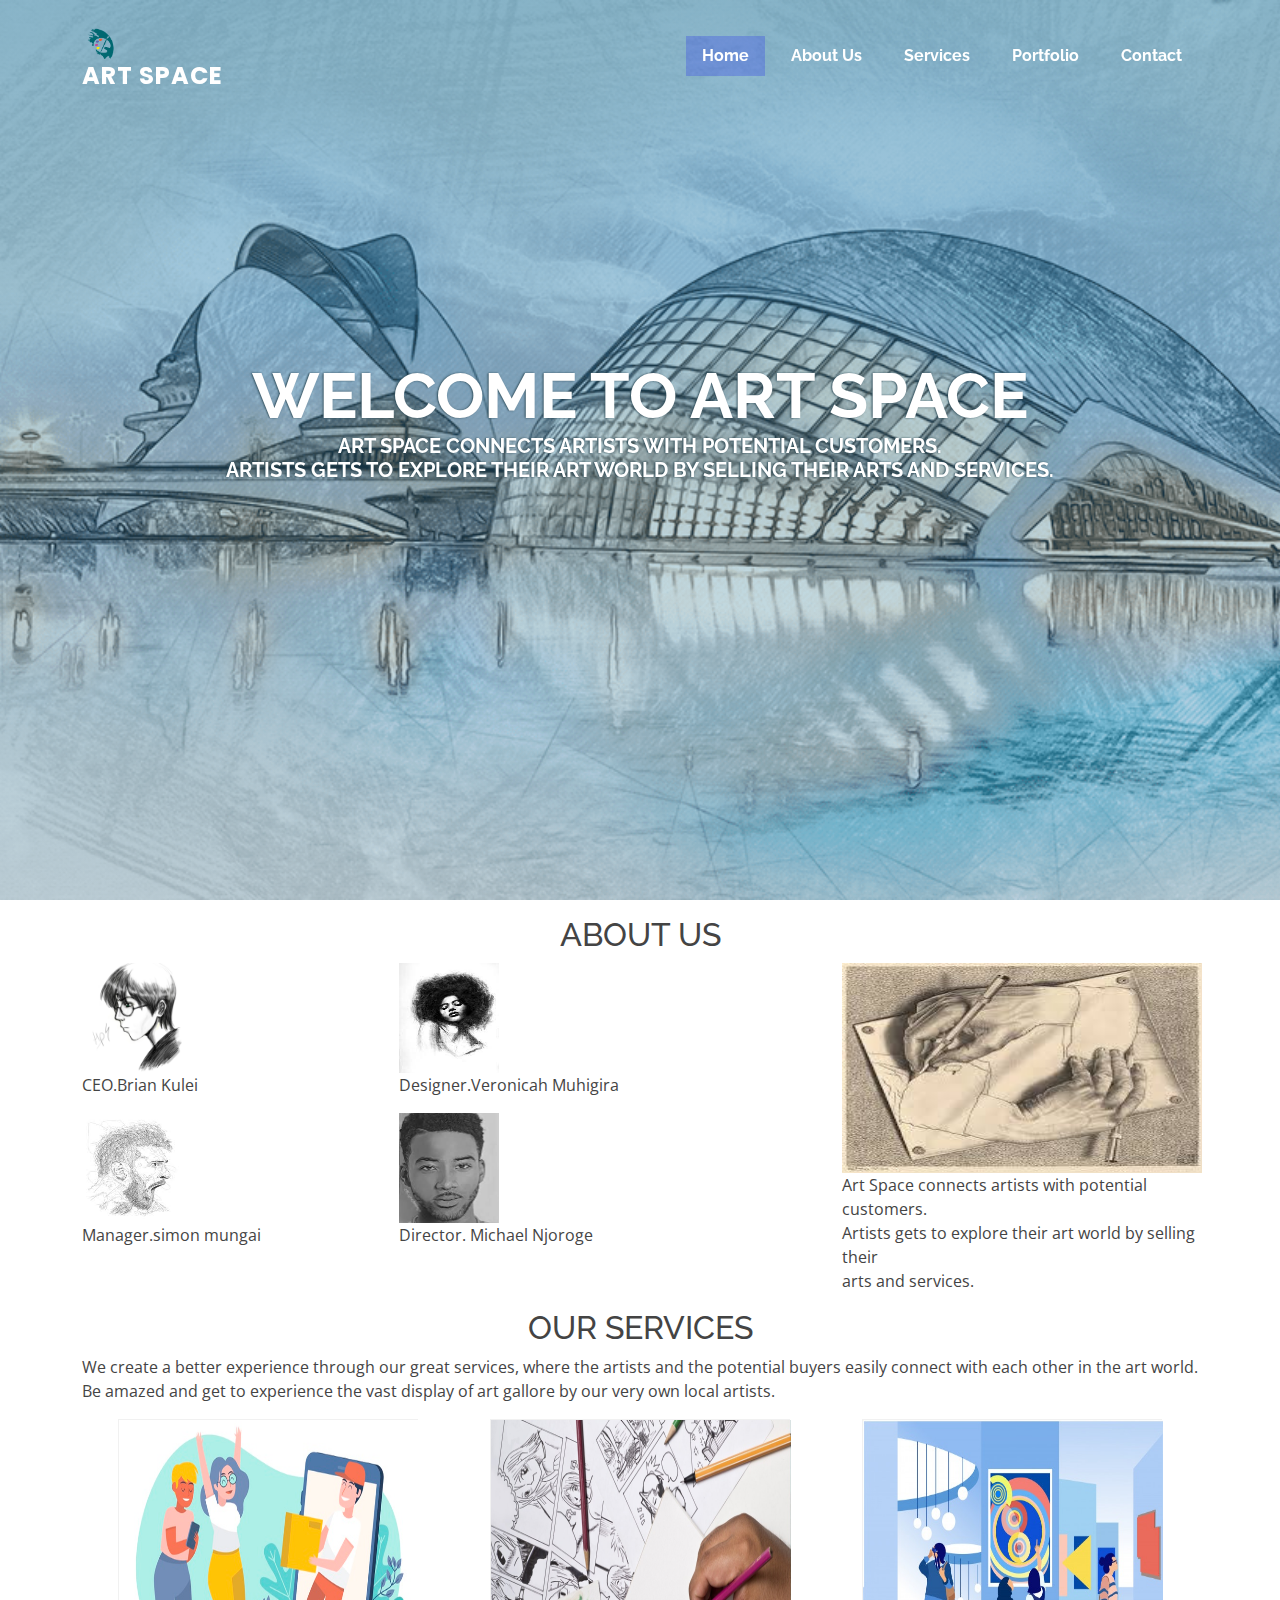
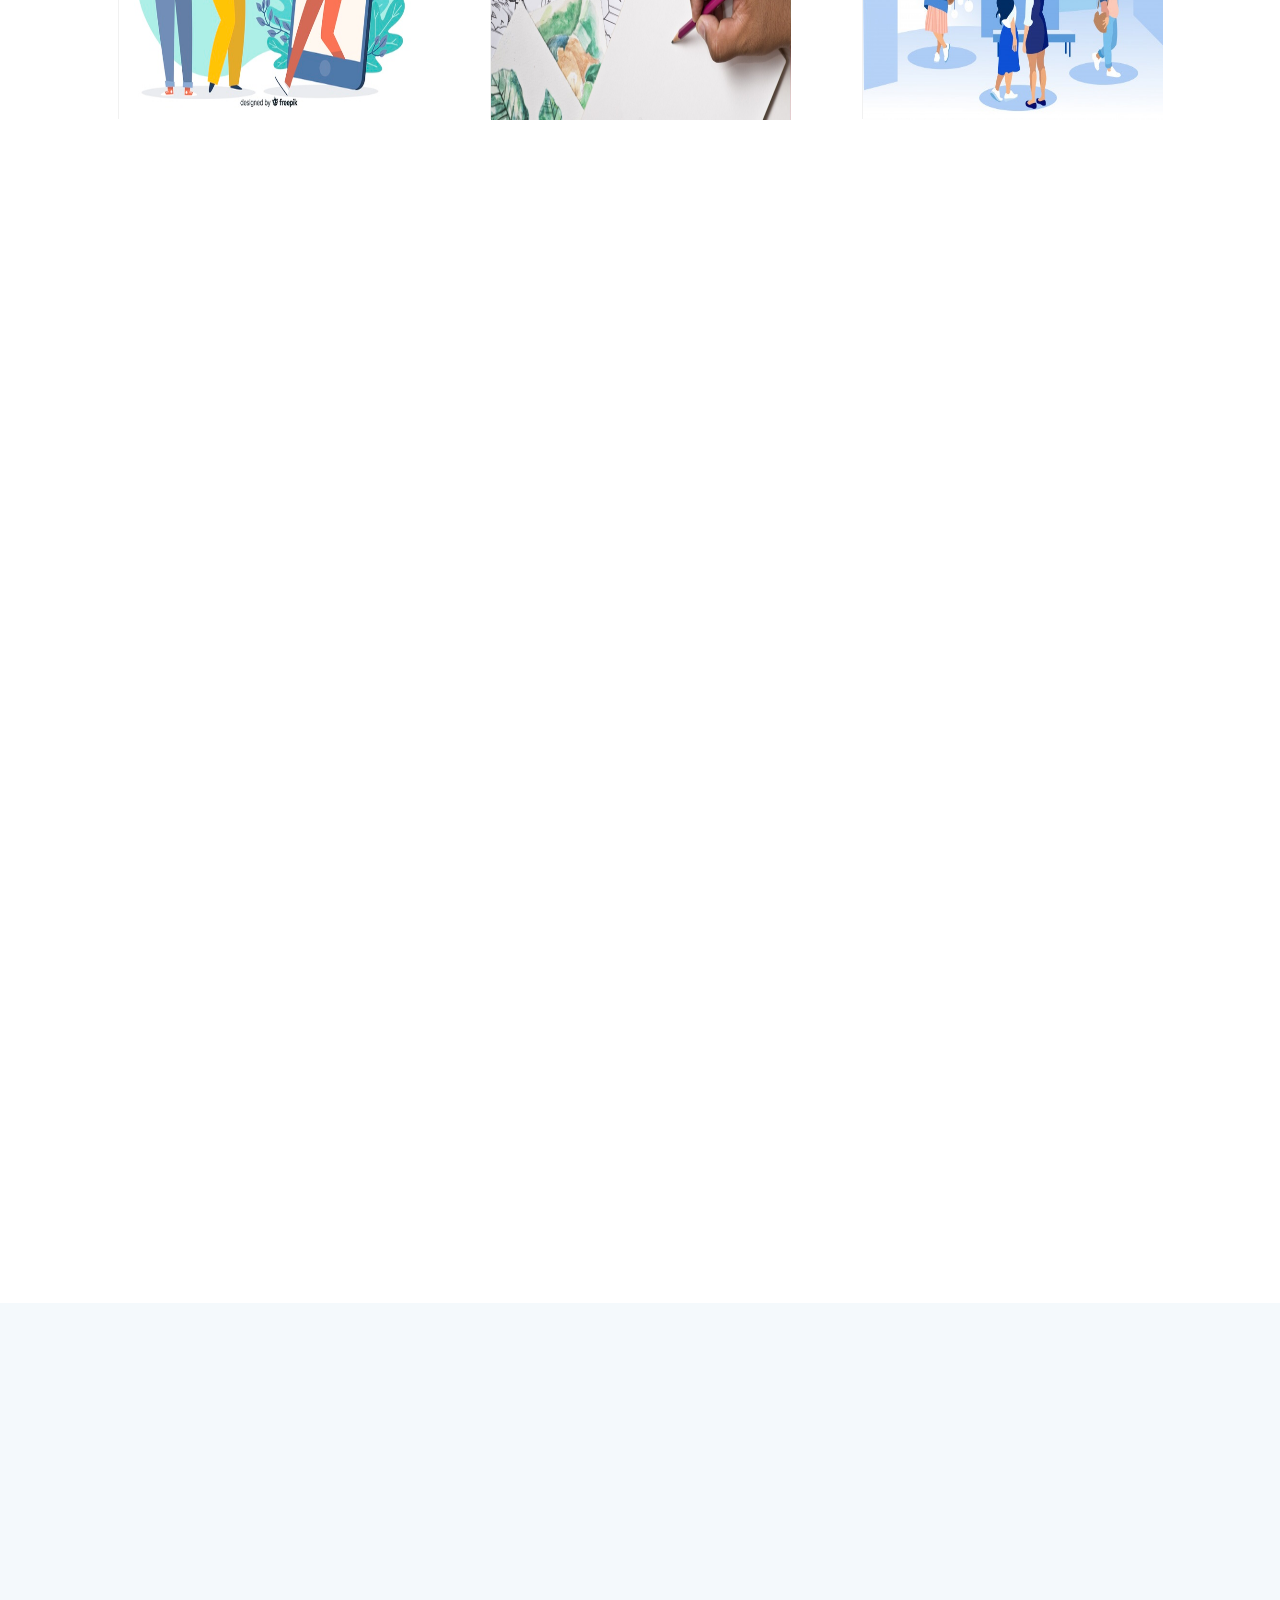
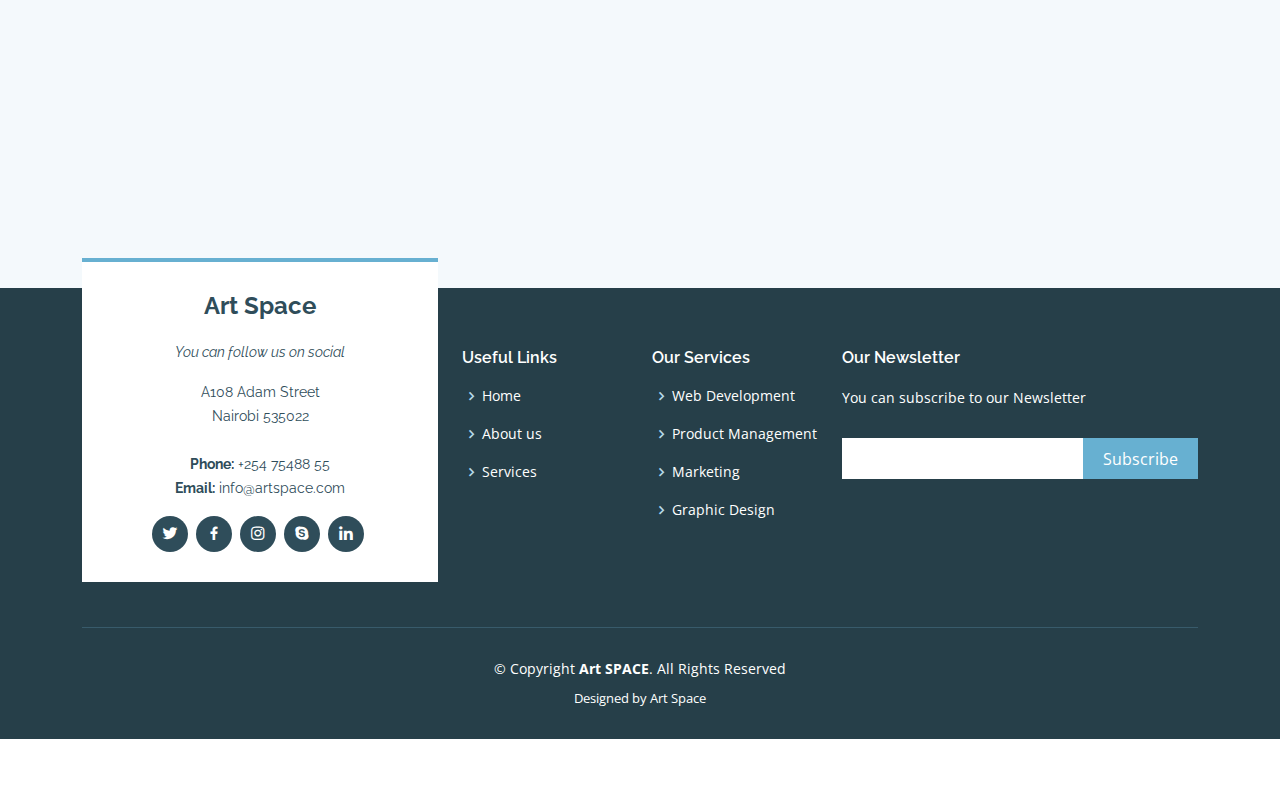
<file: index.html>
<!DOCTYPE html>
<html lang="en">

<head>
  <meta charset="utf-8">
  <meta content="width=device-width, initial-scale=1.0" name="viewport">

  <title>Art Space</title>
  <meta content="" name="description">
  <meta content="" name="keywords">

  <!-- Favicons -->
  <link href="assets/img/logo.png" rel="icon">
  <link href="assets/img/logo.png" rel="apple-touch-icon">

  <!-- Google Fonts -->
  <link href="https://fonts.googleapis.com/css?family=Open+Sans:300,300i,400,400i,600,600i,700,700i|Raleway:300,300i,400,400i,500,500i,600,600i,700,700i|Poppins:300,300i,400,400i,500,500i,600,600i,700,700i" rel="stylesheet">

  <!-- bootstraps CSS Files -->
  <link href="assets/bootstraps/aos/aos.css" rel="stylesheet">
  <link href="assets/bootstraps/bootstrap/css/bootstrap.min.css" rel="stylesheet">
  <link href="assets/bootstraps/bootstrap-icons/bootstrap-icons.css" rel="stylesheet">
  <link href="assets/bootstraps/boxicons/css/boxicons.min.css" rel="stylesheet">
  <link href="assets/bootstraps/glightbox/css/glightbox.min.css" rel="stylesheet">
  <link href="assets/bootstraps/swiper/swiper-bundle.min.css" rel="stylesheet">

  <!-- Template Main CSS File -->
  <link href="assets/css/style.css" rel="stylesheet">

</head>

<body>

  <!-- ======= Header ======= -->
  <header id="header" class="fixed-top header-transparent">
    <div class="container d-flex align-items-center justify-content-between">

      <div class="logo">
        <div class="log">
            <img src="assets/img/logo.png" alt="">
            <h1 class="text-light"><a href="index.html"><span>ART SPACE</span></a></h1>
        </div>
      </div>

      <nav id="navbar" class="navbar">
        <ul>
          <li><a class="nav-link scrollto active" href="#hero">Home</a></li>
          <li><a class="nav-link scrollto" href="#about">About Us</a></li>
          <li><a class="nav-link scrollto" href="#services">Services</a></li>
          <li><a class="nav-link scrollto" href="#portfolio">Portfolio</a></li>
          <li><a class="nav-link scrollto" href="#contact">Contact</a></li>
        </ul>
        <i class="bi bi-list mobile-nav-toggle"></i>
      </nav><!-- .navbar -->

    </div>
  </header><!-- End Header -->

  <!-- ======= Hero Section ======= -->
  <section id="hero">
    <div class="hero-container" data-aos="fade-up">
      <h1>Welcome to ART SPACE</h1>
      <h2 style="color:white;">Art Space connects artists with potential customers. <br>  Artists gets to explore their art world by selling their arts and services.</h2>
    </div>
  </section><!-- End Hero -->
  <section>
    <div class="container">
        <h2>ABOUT US</h2>
      <h2 class="text-center" id="about">ABOUT US</h2>
      <div class="fix">
        <div class="row">
          <div class="col-md-8">
            <div class="row">
              <figure class="col-md-5 intro">
                <img src="images/kulei.jpg" alt="art" width="100" height="110">
                <figcaption class="text-black">CEO.Brian Kulei</figcaption>
              </figure>
              <figure class="col-md-5 intro">
                <img src="images/afro.jpeg" alt="art" width="100" height="110">
                <figcaption class="text-black">Designer.Veronicah Muhigira</figcaption>
              </figure>
              <br>
              <figure class="col-md-5 intro">
                <img src="images/messi.jpeg" alt="art" width="100" height="110">
                <figcaption class="text-black">Manager.simon mungai</figcaption>
              </figure>
              <figure class="col-md-5 intro">
                <img src="images/micky.jpeg" alt="art" width="100" height="110">
                <figcaption class="text-black">Director. Michael Njoroge</figcaption>
              </figure>
            </div>


          </div>
          <figure class="col-sm-4 intro">
            <img src="images/m.c art.jpeg" alt="art" width="360" height="210">
            <figcaption class="text-black">Art Space connects artists with potential
              customers.<br>Artists
              gets to explore their art world by selling their <br> arts and services.</figcaption>
          </figure>
        </div>

      </div>
    </div>
    <div class="container">
        <h2 style="display: flex;justify-content: center;" >OUR SERVICES</h2>
    
        <p>We create a better experience through our great services, where the artists and the potential buyers easily connect with each other in the art world. Be amazed and get to experience the vast display of art gallore by our very own local artists.</p>
        <div class="gallery">
            <div class="flip-card">
                <div class="flip-card-inner">
                  <div class="flip-card-front">
                  <img src="images/img5.jpg" alt="Avatar" class="img" style="width:300px; height:300px;">
                </div>
                
                  <div class="flip-card-back">
                    <h1>Sell Arts</h1>
                    <p>Free delivery!!</p>
                  </div>
                  </div>
            </div>
          
              <div class="flip-card">
                <div class="flip-card-inner">
                  <div class="flip-card-front">
                    <img src="images/img2.jpg" alt="Avatar" class="img" style="width:300px;height:300px;">
                  </div>
                  <div class="flip-card-back">
                    <h1> Get To Know Artists</h1>
                    <p>Connect with the artists</p>
                  </div>
                </div>
              </div>
        
              <div class="flip-card">
                <div class="flip-card-inner">
                  <div class="flip-card-front">
                    <img src="images/img3.jpg" alt="Avatar" class="img" style="width:300px;height:300px;">
                  </div>
                  <div class="flip-card-back">
                    <h1>Exbibitions and Events</h1>
                    <p>The artists gets to show their arts phsically </p>
                    
                  </div>
                </div>
              </div>
        </div>
    </div>

     <!-- photes section -->
  <section id="portfolio" class="portfolio">
    <div class="container">

      <div class="section-title " data-aos="fade-in" data-aos-delay="100">
        <div class="por">
          <h2>Portfolio</h2>
        <p>View our arts where the artists get show case their creativity to the world.</p>
        </div>
      </div>

      <div class="row" data-aos="fade-in">
        <div class="col-lg-12 d-flex justify-content-center">
          <ul id="portfolio-flters">
            <li data-filter="*" class="filter-active">All Art </li>
          </ul>
        </div>
      </div>

      <div class="row portfolio-container " data-aos="fade-up">
       
        <div class="col-lg-4 col-md-6 portfolio-item filter-app">
          <div class="portfolio-wrap">
            <img  src="assets/img/sketch 2.jpg" class="img-fluid" alt="">
            <div class="portfolio-links">
              <a href="assets/img/sketch 2.jpg" data-gallery="portfolioGallery" class="portfolio-lightbox" title="Art 1"><i class="bx bx-plus"></i></a>
              <a href="porfolio-details.html" title="More Details"><i>Read more</i></a>
            </div>
          </div>
        </div>
        <div class="col-lg-4 col-md-6 portfolio-item filter-app">
          <div class="portfolio-wrap">
            <img   src="assets/img/sketch13.jpeg" class="img-fluid" alt="">
            <div class="portfolio-links">
              <a href="assets/img/sketch13.jpeg" data-gallery="portfolioGallery" class="portfolio-lightbox" title="Art 2"><i class="bx bx-plus"></i></a>
              <a href="porfolio-details.html" title="More Details"><i>Read more</i></a>
            </div>
          </div>
        </div>

        <div class="col-lg-4 col-md-6 portfolio-item filter-app">
          <div class="portfolio-wrap">
            <img   src="assets/img/sketch16.jpg" class="img-fluid" alt="">
            <div class="portfolio-links">
              <a href="assets/img/sketch16.jpg" data-gallery="portfolioGallery" class="portfolio-lightbox" title="Art 3"><i class="bx bx-plus"></i></a>
              <a href="porfolio-details.html" title="More Details"><i>Read more</i></a>
            </div>
          </div>
        </div>

        <div class="col-lg-4 col-md-6 portfolio-item filter-app">
          <div class="portfolio-wrap">
            <img  src="assets/img/sketch17.jpg" class="img-fluid" alt="">
            <div class="portfolio-links">
              <a href="assets/img/sketch17.jpg" data-gallery="portfolioGallery" class="portfolio-lightbox" title="Art 4"><i class="bx bx-plus"></i></a>
              <a href="porfolio-details.html" title="More Details"><i>Read more</i></a>
            </div>
          </div>
        </div>

        <div class="col-lg-4 col-md-6 portfolio-item filter-app">
          <div class="portfolio-wrap">
            <img  src="assets/img/sketch20.jpg" class="img-fluid" alt="">
            <div class="portfolio-links">
              <a href="assets/img/sketch20.jpg" data-gallery="portfolioGallery" class="portfolio-lightbox" title="Art 5"><i class="bx bx-plus"></i></a>
              <a href="porfolio-details.html" title="More Details"><i>Read more</i></a>
            </div>
          </div>
        </div>

        <div class="col-lg-4 col-md-6 portfolio-item filter-app">
          <div class="portfolio-wrap">
            <img  src="assets/img/sketch21.png" class="img-fluid" alt="">
            <div class="portfolio-links">
              <a href="assets/img/sketch21.png" data-gallery="portfolioGallery" class="portfolio-lightbox" title="App 6"><i class="bx bx-plus"></i></a>
              <a href="porfolio-details.html" title="More Details"><i>Read more</i></a>
            </div>
          </div>
        </div>

        <div class="col-lg-4 col-md-6 portfolio-item filter-app">
          <div class="portfolio-wrap">
            <img  src="assets/img/sketch26.jpg" class="img-fluid" alt="">
            <div class="portfolio-links">
              <a href="assets/img/sketch26.jpg" data-gallery="portfolioGallery" class="portfolio-lightbox" title="Art 7"><i class="bx bx-plus"></i></a>
              <a href="porfolio-details.html" title="More Details"><i>Read more</i></a>
            </div>
          </div>
        </div>

        <div class="col-lg-4 col-md-6 portfolio-item filter-app">
          <div class="portfolio-wrap">
            <img  src="assets/img/sketch23.jpg" class="img-fluid" alt="">
            <div class="portfolio-links">
              <a href="assets/img/sketch23.jpg" data-gallery="portfolioGallery" class="portfolio-lightbox" title="Art 8"><i class="bx bx-plus"></i></a>
              <a href="porfolio-details.html" title="More Details"><i>Read more</i></a>
            </div>
          </div>
        </div>

        <div class="col-lg-4 col-md-6 portfolio-item filter-app">
          <div class="portfolio-wrap">
            <img  src="assets/img/sketch24.jpg" class="img-fluid" alt="">
            <div class="portfolio-links">
              <a href="assets/img/sketch24.jpg" data-gallery="portfolioGallery" class="portfolio-lightbox" title="Art 9"><i class="bx bx-plus"></i></a>
              <a href="porfolio-details.html" title="More Details"><i class="bx bx-l">Read more</i></a>
            </div>
          </div>
        </div>

      </div>
      
    </div>
  </section>
  <!-- End photo Section -->
   <!-- ======= Contact Section ======= -->
   <section id="contact" class="contact section-bg">
    <div class="container" data-aos="fade-up">

     

      <div class="row">

        <h2 style="display: flex;justify-content: center;">UPLOAD YOU ART DOWN BELOW</h2>
        <div class="col-lg-12">
          <form action="forms/contact.php" method="post" role="form" class="php-email-form">
            <div class="row">
              <div class="col-md-12 form-group">
                <input type="text" name="name" class="form-control" id="name" placeholder=" Name of the Artist" required>
              </div>
            </div>
            <div class="form-group mt-3">
              <input type="text" class="form-control" name="subject" id="subject" placeholder="phone number" required>
            </div>
            <div class="form-group mt-3">
                <input type="text" class="form-control" name="subject" id="subject" placeholder="location" required>
              </div>
              <div class="form-group mt-3">
                <input type="text" class="form-control" name="subject" id="subject" placeholder="price of the art" required>
              </div>
            <div class="one_col file-upload">
                <div id="file"><ul id="image-list"></ul></div>
                <input type="file" class="file form-control " name="images" id="images"/>
                <span class="error"></span>
              </div>
            <div class="my-3">
              <div class="loading">Loading</div>
              <div class="error-message"></div>
              <div class="sent-message">Your message has been sent. Thank you!</div>
            </div>
            <div class="text-center"><button type="submit">submit</button></div>
          </form>
        </div>

      </div>

    </div>
  </section><!-- End Contact Section -->
  <!-- ======= Footer ======= -->
  <footer id="footer">
    <div class="footer-top">
      <div class="container">
        <div class="row">

          <div class="col-lg-4 col-md-12">
            <div class="footer-info">
              <h3>Art Space</h3>
              <p class="pb-3"><em>You can follow us on social </em></p>
              <p>
                A108 Adam Street <br>
                Nairobi 535022<br><br>
                <strong>Phone:</strong> +254 75488 55<br>
                <strong>Email:</strong> info@artspace.com<br>
              </p>
              <div class="social-links mt-3">
                <a href="#" class="twitter"><i class="bx bxl-twitter"></i></a>
                <a href="#" class="facebook"><i class="bx bxl-facebook"></i></a>
                <a href="#" class="instagram"><i class="bx bxl-instagram"></i></a>
                <a href="#" class="google-plus"><i class="bx bxl-skype"></i></a>
                <a href="#" class="linkedin"><i class="bx bxl-linkedin"></i></a>
              </div>
            </div>
          </div>

          <div class="col-lg-2 col-md-6 footer-links">
            <h4>Useful Links</h4>
            <ul>
              <li><i class="bx bx-chevron-right"></i> <a href="#">Home</a></li>
              <li><i class="bx bx-chevron-right"></i> <a href="#">About us</a></li>
              <li><i class="bx bx-chevron-right"></i> <a href="#">Services</a></li>
            </ul>
          </div>

          <div class="col-lg-2 col-md-6 footer-links">
            <h4>Our Services</h4>
            <ul>
              <li><i class="bx bx-chevron-right"></i> <a href="#">Web Development</a></li>
              <li><i class="bx bx-chevron-right"></i> <a href="#">Product Management</a></li>
              <li><i class="bx bx-chevron-right"></i> <a href="#">Marketing</a></li>
              <li><i class="bx bx-chevron-right"></i> <a href="#">Graphic Design</a></li>
            </ul>
          </div>

          <div class="col-lg-4 col-md-6 footer-newsletter">
            <h4>Our Newsletter</h4>
            <p>You can subscribe to our Newsletter</p>
            <form action="" method="post">
              <input type="email" name="email"><input type="submit" value="Subscribe">
            </form>

          </div>

        </div>
      </div>
    </div>
    <div class="container">
      <div class="copyright">
        &copy; Copyright <strong><span>Art SPACE</span></strong>. All Rights Reserved
      </div>
      <div class="credits">
        Designed by <a>Art Space</a>
      </div>
    </div>
  </footer><!-- End Footer -->


  <!-- <main id="main"> -->

  

  <a href="#" class="back-to-top d-flex align-items-center justify-content-center"><i class="bi bi-arrow-up-short"></i></a>

  <!-- bootstraps JS Files -->
  <script src="assets/bootstraps/aos/aos.js"></script>
  <script src="assets/bootstraps/bootstrap/js/bootstrap.bundle.min.js"></script>
  <script src="assets/bootstraps/glightbox/js/glightbox.min.js"></script>
  <script src="assets/bootstraps/isotope-layout/isotope.pkgd.min.js"></script>
  <script src="assets/bootstraps/php-email-form/validate.js"></script>
  <script src="assets/bootstraps/purecounter/purecounter.js"></script>
  <script src="assets/bootstraps/swiper/swiper-bundle.min.js"></script>

  <!-- Template Main JS File -->
  <script src="assets/js/main.js"></script>

</body>

</html>
</file>
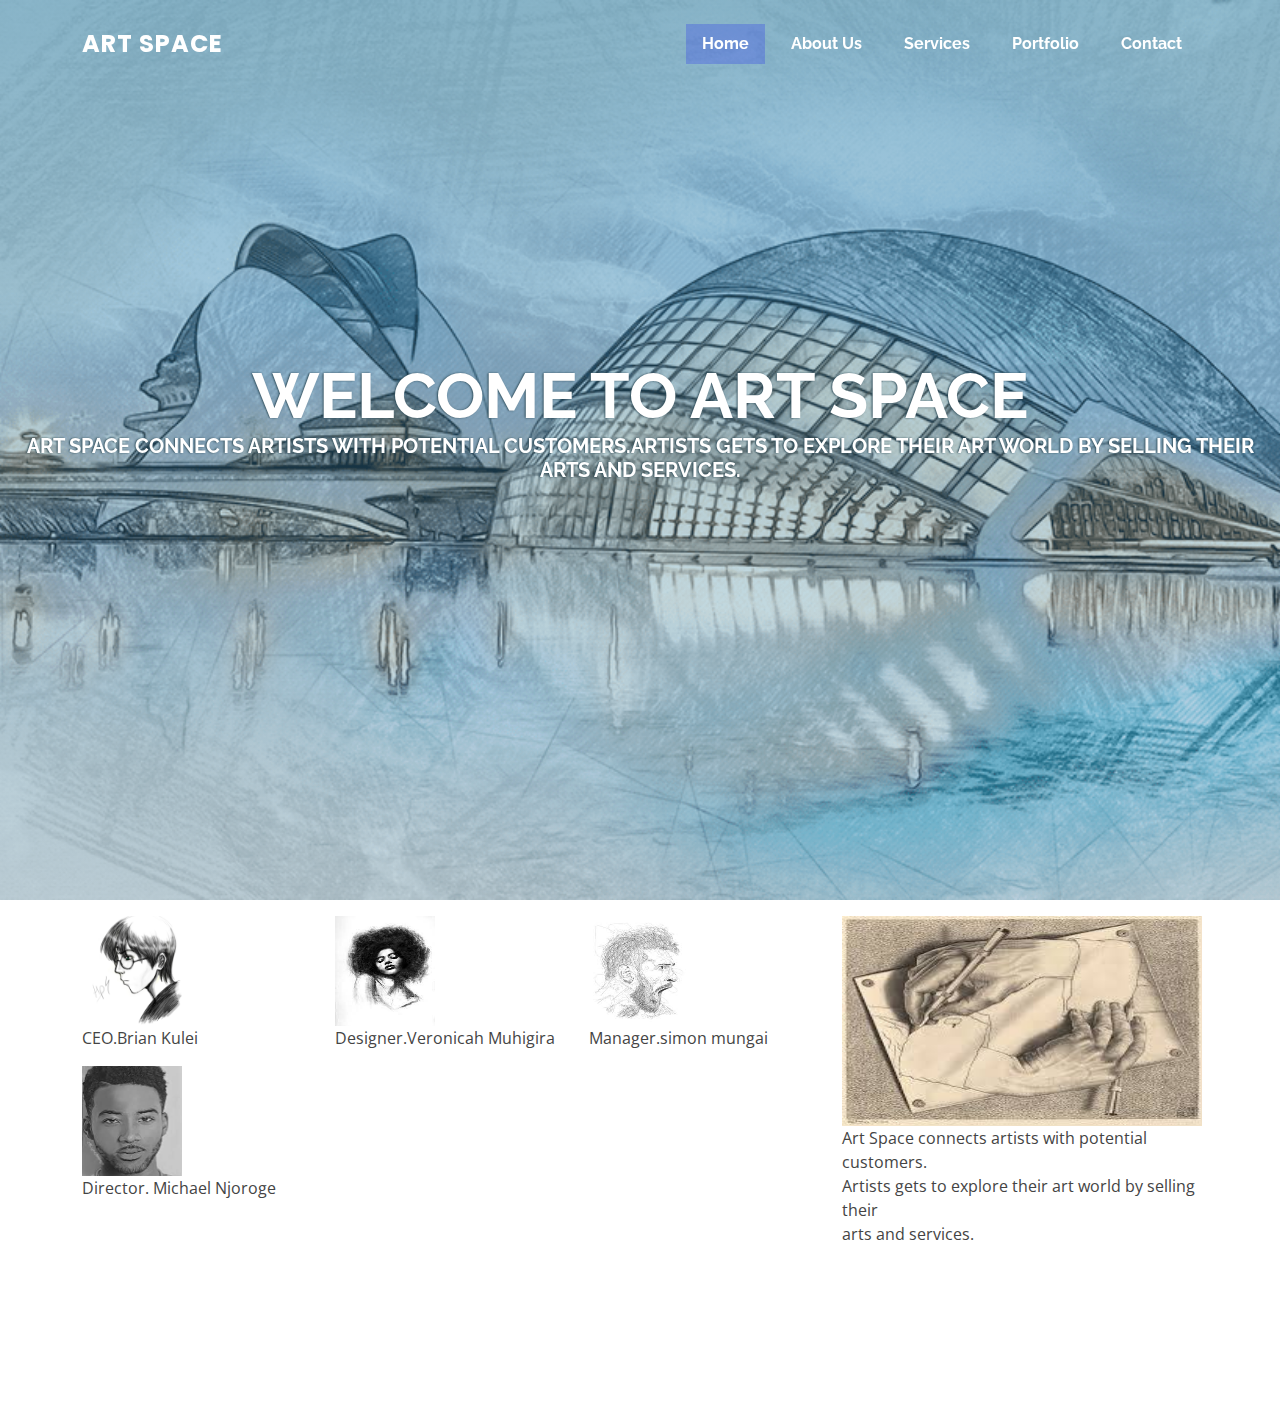
<file: navbar.html>
<!DOCTYPE html>
<html lang="en">

<head>
  <meta charset="utf-8">
  <meta content="width=device-width, initial-scale=1.0" name="viewport">

  <title>Art Space</title>
  <meta content="" name="description">
  <meta content="" name="keywords">

  <!-- Favicons -->
  <link href="assets/img/logo.png" rel="icon">
  <link href="assets/img/logo.png" rel="apple-touch-icon">

  <!-- Google Fonts -->
  <link href="https://fonts.googleapis.com/css?family=Open+Sans:300,300i,400,400i,600,600i,700,700i|Raleway:300,300i,400,400i,500,500i,600,600i,700,700i|Poppins:300,300i,400,400i,500,500i,600,600i,700,700i" rel="stylesheet">

  <!-- bootstraps CSS Files -->
  <link href="assets/bootstraps/aos/aos.css" rel="stylesheet">
  <link href="assets/bootstraps/bootstrap/css/bootstrap.min.css" rel="stylesheet">
  <link href="assets/bootstraps/bootstrap-icons/bootstrap-icons.css" rel="stylesheet">
  <link href="assets/bootstraps/boxicons/css/boxicons.min.css" rel="stylesheet">
  <link href="assets/bootstraps/glightbox/css/glightbox.min.css" rel="stylesheet">
  <link href="assets/bootstraps/swiper/swiper-bundle.min.css" rel="stylesheet">

  <!-- Template Main CSS File -->
  <link href="assets/css/style.css" rel="stylesheet">

</head>

<body>

  <!-- ======= Header ======= -->
  <header id="header" class="fixed-top header-transparent">
    <div class="container d-flex align-items-center justify-content-between">

      <div class="logo">
        <h1 class="text-light"><a href="index.html"><span>ART SPACE</span></a></h1>
        <!-- Uncomment below if you prefer to use an image logo -->
        <!-- <a href="index.html"><img src="assets/img/logo.png" alt="" class="img-fluid"></a>-->
      </div>

      <nav id="navbar" class="navbar">
        <ul>
          <li><a class="nav-link scrollto active" href="#hero">Home</a></li>
          <li><a class="nav-link scrollto" href="#about">About Us</a></li>
          <li><a class="nav-link scrollto" href="#services">Services</a></li>
          <li><a class="nav-link scrollto" href="#portfolio">Portfolio</a></li>
          <li><a class="nav-link scrollto" href="#contact">Contact</a></li>
        </ul>
        <i class="bi bi-list mobile-nav-toggle"></i>
      </nav><!-- .navbar -->

    </div>
  </header><!-- End Header -->

  <!-- ======= Hero Section ======= -->
  <section id="hero">
    <div class="hero-container" data-aos="fade-up">
      <h1>Welcome to ART SPACE</h1>
      <h2>Art Space connects artists with potential customers.Artists gets to explore their art world by selling their arts and services.</h2>
    </div>
  </section><!-- End Hero -->
  <section>
    <div class="container">
      <h2 class="text-center" id="aboutus">ABOUT US</h2>
      <div class="fix">
        <div class="row">
          <div class="col-sm-8">
            <div class="row">
              <figure class="col-sm-4 intro">
                <img src="images/kulei.jpg" alt="art" width="100" height="110">
                <figcaption class="text-black">CEO.Brian Kulei</figcaption>
              </figure>
              <figure class="col-sm-4 intro">
                <img src="images/afro.jpeg" alt="art" width="100" height="110">
                <figcaption class="text-black">Designer.Veronicah Muhigira</figcaption>
              </figure>
              <br>
              <figure class="col-sm-4 intro">
                <img src="images/messi.jpeg" alt="art" width="100" height="110">
                <figcaption class="text-black">Manager.simon mungai</figcaption>
              </figure>
              <figure class="col-sm-4 intro">
                <img src="images/micky.jpeg" alt="art" width="100" height="110">
                <figcaption class="text-black">Director. Michael Njoroge</figcaption>
              </figure>
            </div>


          </div>
          <figure class="col-sm-4 intro">
            <img src="images/m.c art.jpeg" alt="art" width="360" height="210">
            <figcaption class="text-black">Art Space connects artists with potential
              customers.<br>Artists
              gets to explore their art world by selling their <br> arts and services.</figcaption>
          </figure>
        </div>

      </div>
    </div>


  <main id="main">

  

  <a href="#" class="back-to-top d-flex align-items-center justify-content-center"><i class="bi bi-arrow-up-short"></i></a>

  <!-- bootstraps JS Files -->
  <script src="assets/bootstraps/aos/aos.js"></script>
  <script src="assets/bootstraps/bootstrap/js/bootstrap.bundle.min.js"></script>
  <script src="assets/bootstraps/glightbox/js/glightbox.min.js"></script>
  <script src="assets/bootstraps/isotope-layout/isotope.pkgd.min.js"></script>
  <script src="assets/bootstraps/php-email-form/validate.js"></script>
  <script src="assets/bootstraps/purecounter/purecounter.js"></script>
  <script src="assets/bootstraps/swiper/swiper-bundle.min.js"></script>

  <!-- Template Main JS File -->
  <script src="assets/js/main.js"></script>

</body>

</html>
</file>
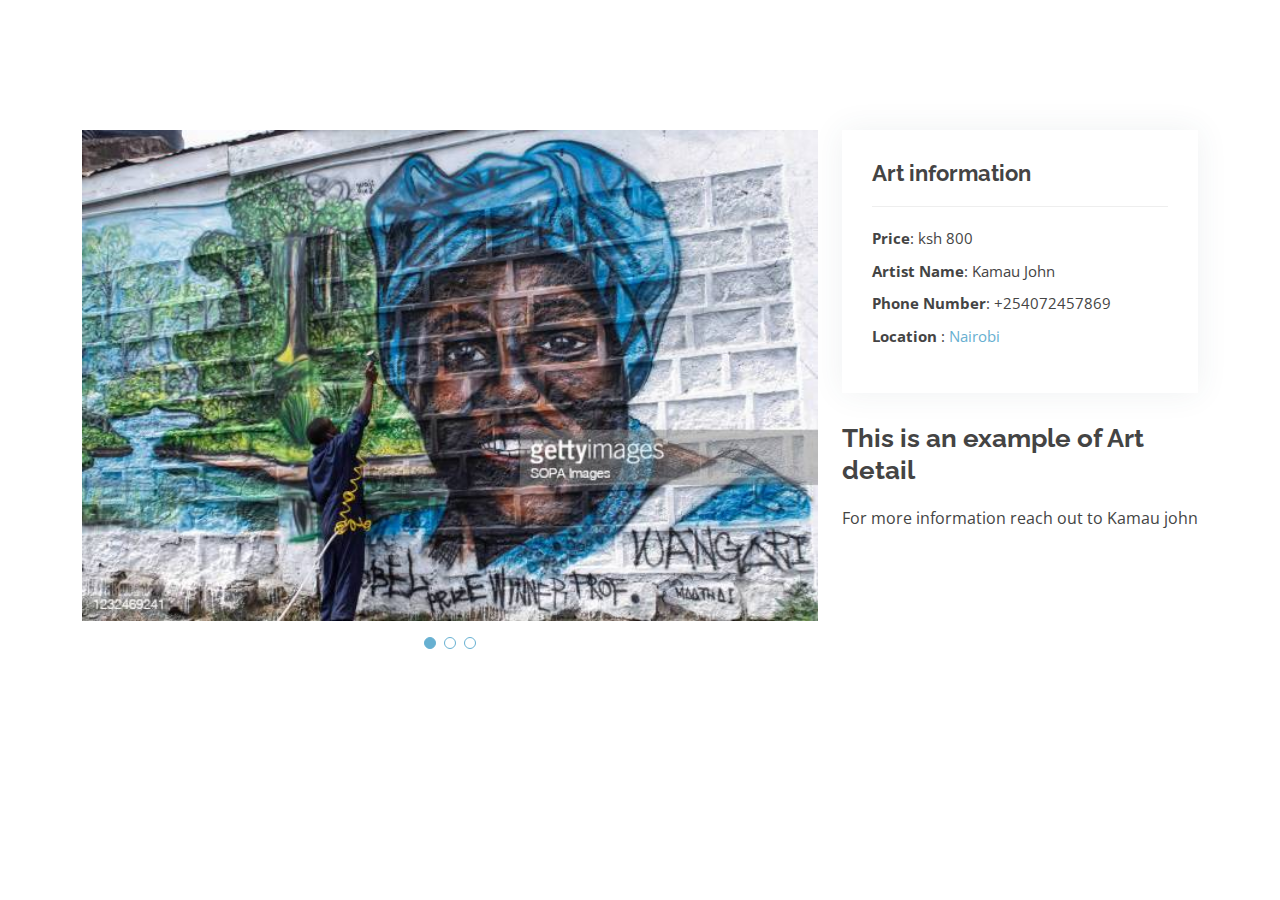
<file: porfolio-details.html>
<!DOCTYPE html>
<html lang="en">

<head>
  <meta charset="utf-8">
  <meta content="width=device-width, initial-scale=1.0" name="viewport">

  <title>Art Space</title>
  <meta content="" name="description">
  <meta content="" name="keywords">

  <!-- Favicons -->
  <link href="assets/img/logo.png" rel="icon">
  <link href="assets/img/logo.png" rel="icon">

  <!-- Google Fonts -->
  <link href="https://fonts.googleapis.com/css?family=Open+Sans:300,300i,400,400i,600,600i,700,700i|Raleway:300,300i,400,400i,500,500i,600,600i,700,700i|Poppins:300,300i,400,400i,500,500i,600,600i,700,700i" rel="stylesheet">

  <!-- bootsraps CSS Files -->
  <link href="assets/bootsraps/aos/aos.css" rel="stylesheet">
  <link href="assets/bootsraps/bootstrap/css/bootstrap.min.css" rel="stylesheet">
  <link href="assets/bootsraps/bootstrap-icons/bootstrap-icons.css" rel="stylesheet">
  <link href="assets/bootsraps/boxicons/css/boxicons.min.css" rel="stylesheet">
  <link href="assets/bootsraps/glightbox/css/glightbox.min.css" rel="stylesheet">
  <link href="assets/bootsraps/swiper/swiper-bundle.min.css" rel="stylesheet">

  <!-- Template Main CSS File -->
  <link href="assets/css/style.css" rel="stylesheet">


</head>

<body>


  <main id="main">
    
    <!-- ======= Portfolio Details Section ======= -->
    <section id="portfolio-details" class="portfolio-details">
      <div class="container">

        <div class="row gy-4">

          <div class="col-lg-8">
            <div class="portfolio-details-slider swiper-container">
              <div class="swiper-wrapper align-items-center">

                <div class="swiper-slide">
                  <img src="assets/img/sketch 2.jpg" alt="">
                </div>

                <div class="swiper-slide">
                  <img src="assets/img/sketch15.jpg" alt="">
                </div>

                <div class="swiper-slide">
                  <img src="assets/img/sketch26.jpg" alt="">
                </div>

              </div>
              <div class="swiper-pagination"></div>
            </div>
          </div>

          <div class="col-lg-4">
            <div class="portfolio-info">
              <h3>Art information</h3>
              <ul>
                <li><strong>Price</strong>: ksh 800 </li>
                <li><strong>Artist Name</strong>: Kamau John</li>
                <li><strong>Phone  Number</strong>: +254072457869</li>
                <li><strong>Location </strong>: <a href="#">Nairobi</a></li>
              </ul>
            </div>
            <div class="portfolio-description">
              <h2>This is an example of Art  detail</h2>
              <p>
               For more information reach out to Kamau john 
              </p>
            </div>
          </div>

        </div>

      </div>
    </section><!-- End Portfolio Details Section -->

  </main><!-- End main -->



  <a href="#" class="back-to-top d-flex align-items-center justify-content-center"><i class="bi bi-arrow-up-short"></i></a>

  <!--  JS Files -->
  <script src="assets/bootsraps/aos/aos.js"></script>
  <script src="assets/bootsraps/bootstrap/js/bootstrap.bundle.min.js"></script>
  <script src="assets/bootsraps/glightbox/js/glightbox.min.js"></script>
  <script src="assets/bootsraps/isotope-layout/isotope.pkgd.min.js"></script>
  <script src="assets/bootsraps/php-email-form/validate.js"></script>
  <script src="assets/bootsraps/purecounter/purecounter.js"></script>
  <script src="assets/bootsraps/swiper/swiper-bundle.min.js"></script>

  <!--  Main JS File -->
  <script src="assets/js/main.js"></script>

</body>

</html>
</file>
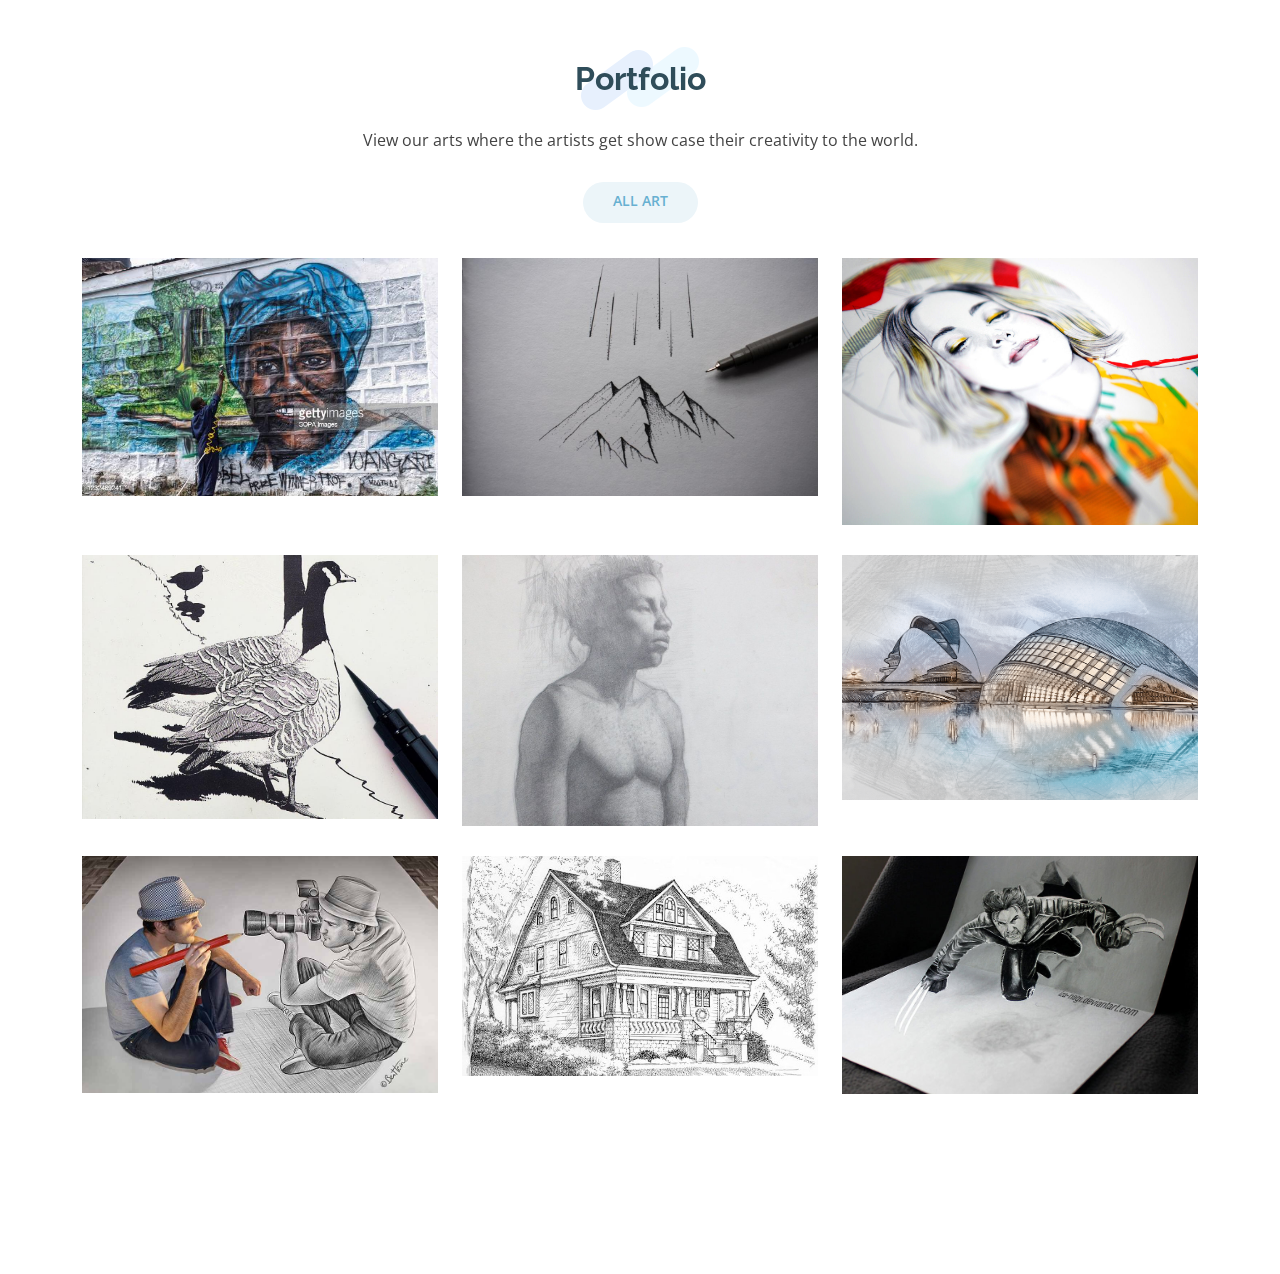
<file: portfolio.html>
<!DOCTYPE html>
<html lang="en">

<head>
  <meta charset="utf-8">
  <meta content="width=device-width, initial-scale=1.0" name="viewport">

  <title>Art</title>
  <meta content="" name="description">
  <meta content="" name="keywords">

  <!-- Favicons -->
  <link href="assets/img/logo.png" rel="icon">
  <link href="assets/img/logo.png" rel="icon">

  <!-- Google Fonts -->
  <link href="https://fonts.googleapis.com/css?family=Open+Sans:300,300i,400,400i,600,600i,700,700i|Raleway:300,300i,400,400i,500,500i,600,600i,700,700i|Poppins:300,300i,400,400i,500,500i,600,600i,700,700i" rel="stylesheet">

  <!-- bootsrap CSS Files -->
  <link href="assets/bootsraps/aos/aos.css" rel="stylesheet">
  <link href="assets/bootsraps/bootstrap/css/bootstrap.min.css" rel="stylesheet">
  <link href="assets/bootsraps/bootstrap-icons/bootstrap-icons.css" rel="stylesheet">
  <link href="assets/bootsraps/boxicons/css/boxicons.min.css" rel="stylesheet">
  <link href="assets/bootsraps/glightbox/css/glightbox.min.css" rel="stylesheet">
  <link href="assets/bootsraps/swiper/swiper-bundle.min.css" rel="stylesheet">

  <!-- Art space Main CSS File -->
  <link href="assets/css/style.css" rel="stylesheet">

</head>

<body>
  <!-- photes section -->
  <section id="portfolio" class="portfolio">
    <div class="container">

      <div class="section-title " data-aos="fade-in" data-aos-delay="100">
        <div class="por">
          <h2>Portfolio</h2>
        <p>View our arts where the artists get show case their creativity to the world.</p>
        </div>
      </div>

      <div class="row" data-aos="fade-in">
        <div class="col-lg-12 d-flex justify-content-center">
          <ul id="portfolio-flters">
            <li data-filter="*" class="filter-active">All Art </li>
          </ul>
        </div>
      </div>

      <div class="row portfolio-container " data-aos="fade-up">
       
        <div class="col-lg-4 col-md-6 portfolio-item filter-app">
          <div class="portfolio-wrap">
            <img  src="assets/img/sketch 2.jpg" class="img-fluid" alt="">
            <div class="portfolio-links">
              <a href="assets/img/sketch 2.jpg" data-gallery="portfolioGallery" class="portfolio-lightbox" title="Art 1"><i class="bx bx-plus"></i></a>
              <a href="portfolio-details.html" title="More Details"><i>Read more</i></a>
            </div>
          </div>
        </div>
        <div class="col-lg-4 col-md-6 portfolio-item filter-app">
          <div class="portfolio-wrap">
            <img   src="assets/img/sketch13.jpeg" class="img-fluid" alt="">
            <div class="portfolio-links">
              <a href="assets/img/sketch13.jpeg" data-gallery="portfolioGallery" class="portfolio-lightbox" title="Art 2"><i class="bx bx-plus"></i></a>
              <a href="portfolio-details.html" title="More Details"><i>Read more</i></a>
            </div>
          </div>
        </div>

        <div class="col-lg-4 col-md-6 portfolio-item filter-app">
          <div class="portfolio-wrap">
            <img   src="assets/img/sketch16.jpg" class="img-fluid" alt="">
            <div class="portfolio-links">
              <a href="assets/img/sketch16.jpg" data-gallery="portfolioGallery" class="portfolio-lightbox" title="Art 3"><i class="bx bx-plus"></i></a>
              <a href="portfolio-details.html" title="More Details"><i>Read more</i></a>
            </div>
          </div>
        </div>

        <div class="col-lg-4 col-md-6 portfolio-item filter-app">
          <div class="portfolio-wrap">
            <img  src="assets/img/sketch17.jpg" class="img-fluid" alt="">
            <div class="portfolio-links">
              <a href="assets/img/sketch17.jpg" data-gallery="portfolioGallery" class="portfolio-lightbox" title="Art 4"><i class="bx bx-plus"></i></a>
              <a href="portfolio-details.html" title="More Details"><i>Read more</i></a>
            </div>
          </div>
        </div>

        <div class="col-lg-4 col-md-6 portfolio-item filter-app">
          <div class="portfolio-wrap">
            <img  src="assets/img/sketch20.jpg" class="img-fluid" alt="">
            <div class="portfolio-links">
              <a href="assets/img/sketch20.jpg" data-gallery="portfolioGallery" class="portfolio-lightbox" title="Art 5"><i class="bx bx-plus"></i></a>
              <a href="portfolio-details.html" title="More Details"><i>Read more</i></a>
            </div>
          </div>
        </div>

        <div class="col-lg-4 col-md-6 portfolio-item filter-app">
          <div class="portfolio-wrap">
            <img  src="assets/img/sketch21.png" class="img-fluid" alt="">
            <div class="portfolio-links">
              <a href="assets/img/sketch21.png" data-gallery="portfolioGallery" class="portfolio-lightbox" title="App 6"><i class="bx bx-plus"></i></a>
              <a href="portfolio-details.html" title="More Details"><i>Read more</i></a>
            </div>
          </div>
        </div>

        <div class="col-lg-4 col-md-6 portfolio-item filter-app">
          <div class="portfolio-wrap">
            <img  src="assets/img/sketch26.jpg" class="img-fluid" alt="">
            <div class="portfolio-links">
              <a href="assets/img/sketch26.jpg" data-gallery="portfolioGallery" class="portfolio-lightbox" title="Art 7"><i class="bx bx-plus"></i></a>
              <a href="portfolio-details.html" title="More Details"><i>Read more</i></a>
            </div>
          </div>
        </div>

        <div class="col-lg-4 col-md-6 portfolio-item filter-app">
          <div class="portfolio-wrap">
            <img  src="assets/img/sketch23.jpg" class="img-fluid" alt="">
            <div class="portfolio-links">
              <a href="assets/img/sketch23.jpg" data-gallery="portfolioGallery" class="portfolio-lightbox" title="Art 8"><i class="bx bx-plus"></i></a>
              <a href="portfolio-details.html" title="More Details"><i>Read more</i></a>
            </div>
          </div>
        </div>

        <div class="col-lg-4 col-md-6 portfolio-item filter-app">
          <div class="portfolio-wrap">
            <img  src="assets/img/sketch24.jpg" class="img-fluid" alt="">
            <div class="portfolio-links">
              <a href="assets/img/sketch24.jpg" data-gallery="portfolioGallery" class="portfolio-lightbox" title="Art 9"><i class="bx bx-plus"></i></a>
              <a href="portfolio-details.html" title="More Details"><i class="bx bx-l">Read more</i></a>
            </div>
          </div>
        </div>

      </div>
      
    </div>
  </section>
  <!-- End photo Section -->


  <main id="main">


  </main><!-- End #main -->

 

  <a href="#" class="back-to-top d-flex align-items-center justify-content-center"><i class="bi bi-arrow-up-short"></i></a>

  <!-- Vendor JS Files -->
  <script src="assets/bootsraps/aos/aos.js"></script>
  <script src="assets/bootsraps/bootstrap/js/bootstrap.bundle.min.js"></script>
  <script src="assets/bootsraps/glightbox/js/glightbox.min.js"></script>
  <script src="assets/bootsraps/isotope-layout/isotope.pkgd.min.js"></script>
  <script src="assets/bootsraps/php-email-form/validate.js"></script>
  <script src="assets/bootsraps/purecounter/purecounter.js"></script>
  <script src="assets/bootsraps/swiper/swiper-bundle.min.js"></script>

  <!-- Template Main JS File -->
  <script src="assets/js/main.js"></script>

</body>

</html>
</file>
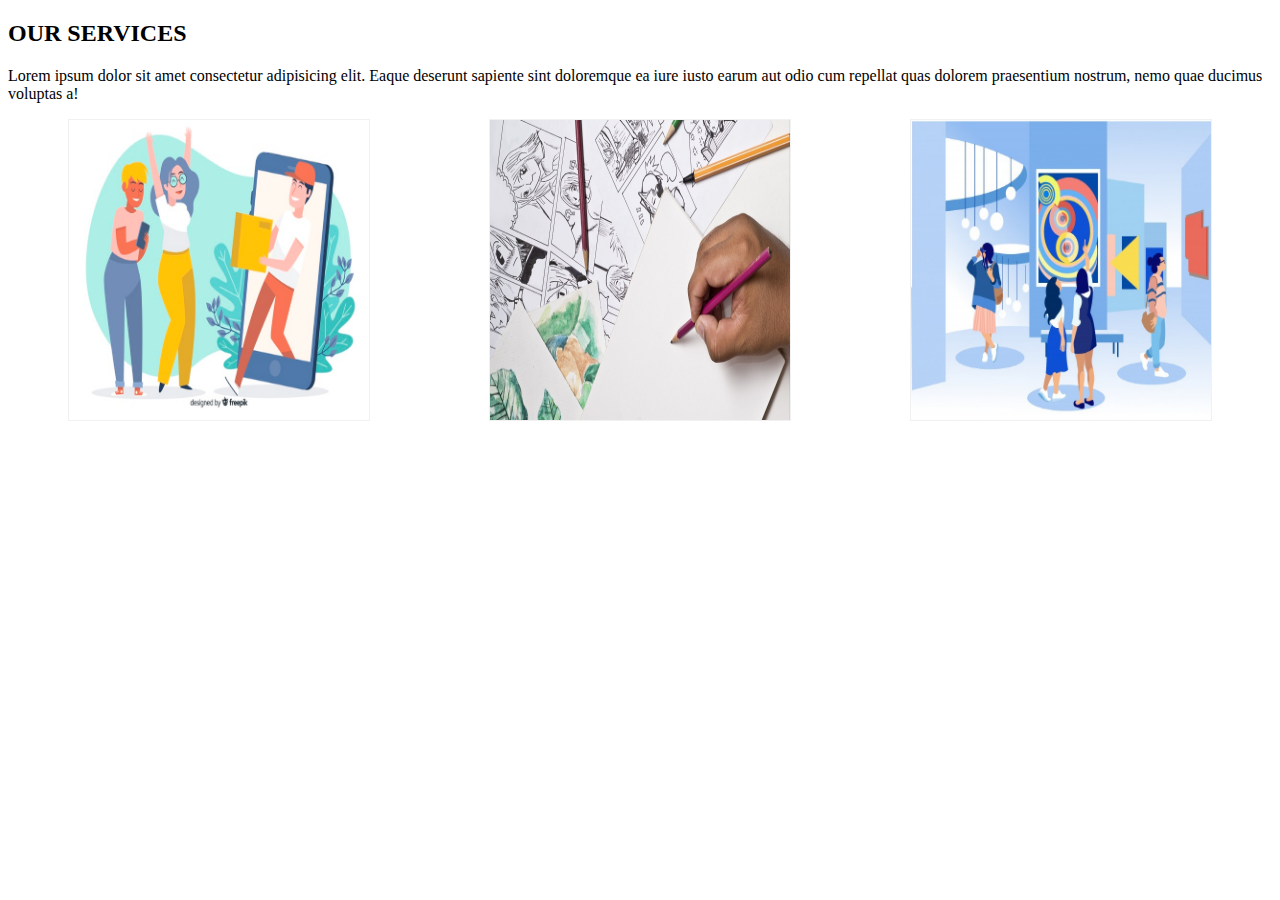
<file: service.html>
<!DOCTYPE html>
<html lang="en">
<head>
  <meta charset="UTF-8">
  <meta name="viewport" content="width=device-width, initial-scale=1.0">
  <link rel="stylesheet" href="css/styles.css">
  <title>Document</title>
</head>
<body>
    <div class="container">
        <h2>OUR SERVICES</h2>
    
        <p> Lorem ipsum dolor sit amet consectetur adipisicing elit. Eaque deserunt sapiente sint doloremque ea iure iusto earum aut odio cum repellat quas dolorem praesentium nostrum, nemo quae ducimus voluptas a!</p>
        <div class="gallery">
            <div class="flip-card">
                <div class="flip-card-inner">
                  <div class="flip-card-front">
                  <img src="images/img5.jpg" alt="Avatar" class="img" style="width:300px; height:300px;">
                </div>
                
                  <div class="flip-card-back">
                    <h1>Sell Arts</h1>
                    <p>Free delivery!!</p>
                    <p>We sell any types of arts where we get to delivery to your location with no charges offered</p>
                  </div>
                  </div>
            </div>
          
              <div class="flip-card">
                <div class="flip-card-inner">
                  <div class="flip-card-front">
                    <img src="images/img2.jpg" alt="Avatar" class="img" style="width:300px;height:300px;">
                  </div>
                  <div class="flip-card-back">
                    <h1> Get To Know Artists</h1>
                    <p>Connect with the artists</p>
                    <p>You can get a personalised art or services from the artists</p>
                  </div>
                </div>
              </div>
        
              <div class="flip-card">
                <div class="flip-card-inner">
                  <div class="flip-card-front">
                    <img src="images/img3.jpg" alt="Avatar" class="img" style="width:300px;height:300px;">
                  </div>
                  <div class="flip-card-back">
                    <h1>Exbibitions and Events</h1>
                    <p>The artists gets to show their arts phsically </p>
                    <p>The artists gets to connect with each other and other people in exploring the art world</p>
                  </div>
                </div>
              </div>
        </div>
    </div>
</body>
</html>
</file>
<file: assets/css/style.css>
/*--------------------------------------------------------------
# General
--------------------------------------------------------------*/
body {
  font-family: "Open Sans", sans-serif;
  color: #444444;
}

a {
  text-decoration: none;
  color: #67b0d1;
}

a:hover {
  color: #8ec4dd;
  text-decoration: none;
}

h1, h2, h3, h4, h5, h6 {
  font-family: "Raleway", sans-serif;
}

#main {
  margin-top: 90px;
}

/*--------------------------------------------------------------
# Back to top button
--------------------------------------------------------------*/
.back-to-top {
  position: fixed;
  visibility: hidden;
  opacity: 0;
  right: 15px;
  bottom: 15px;
  z-index: 998;
  background: #67b0d1;
  width: 40px;
  height: 40px;
  border-radius: 50px;
  transition: all 0.4s;
}

.back-to-top i {
  font-size: 24px;
  color: #fff;
  line-height: 0;
}

.back-to-top:hover {
  background: #86c0da;
  color: #fff;
}

.back-to-top.active {
  visibility: visible;
  opacity: 1;
}

/*--------------------------------------------------------------
# Disable aos animation delay on mobile devices
--------------------------------------------------------------*/
@media screen and (max-width: 768px) {
  [data-aos-delay] {
    transition-delay: 0 !important;
  }
}

/*--------------------------------------------------------------
# Header
--------------------------------------------------------------*/
#header {
  transition: all 0.5s;
  z-index: 997;
  transition: all 0.5s;
  padding: 24px 0;
  background: rgba(103, 176, 209, 0.8);
}

#header.header-transparent {
  background: transparent;
}

#header.header-scrolled {
  background: rgba(55, 142, 181, 0.9);
  padding: 12px;
}

#header .logo h1 {
  font-size: 24px;
  margin: 0;
  line-height: 1;
  font-weight: 700;
  letter-spacing: 1px;
  font-family: "Poppins", sans-serif;
  text-transform: uppercase;
}

#header .logo h1 a, #header .logo h1 a:hover {
  color: #fff;
  text-decoration: none;
}
.log{
  display: inline;
}

#header .logo img {
  padding: 0;
  margin: 0;
  max-height: 40px;
}

@media (max-width: 768px) {
  #header.header-scrolled {
    padding: 15px 0;
  }
}

/*--------------------------------------------------------------
# Navigation Menu
--------------------------------------------------------------*/
/**
* Desktop Navigation 
*/
.navbar {
  padding: 0;
}

.navbar ul {
  margin: 0;
  padding: 0;
  display: flex;
  list-style: none;
  align-items: center;
}

.navbar li {
  position: relative;
}

.navbar a, .navbar a:focus {
  display: flex;
  align-items: center;
  justify-content: space-between;
  padding: 8px 16px;
  margin-left: 10px;
  font-family: "Raleway", sans-serif;
  font-size: 16px;
  font-weight: 700;
  color: #fff;
  white-space: nowrap;
  transition: 0.3s;
}

.navbar a i, .navbar a:focus i {
  font-size: 12px;
  line-height: 0;
  margin-left: 5px;
}

.navbar a:hover, .navbar .active, .navbar .active:focus, .navbar li:hover > a {
  background: rgba(0, 0, 255, 0.2);
}

.navbar .dropdown ul {
  display: block;
  position: absolute;
  left: 10px;
  top: calc(100% + 30px);
  margin: 0;
  padding: 10px 0;
  z-index: 99;
  opacity: 0;
  visibility: hidden;
  background: #fff;
  box-shadow: 0px 0px 30px rgba(127, 137, 161, 0.25);
  transition: 0.3s;
}

.navbar .dropdown ul li {
  min-width: 200px;
}

.navbar .dropdown ul a {
  padding: 10px 20px;
  font-size: 15px;
  text-transform: none;
  font-weight: 600;
  color: #2f4d5a;
}

.navbar .dropdown ul a i {
  font-size: 12px;
}

.navbar .dropdown ul a:hover, .navbar .dropdown ul .active:hover, .navbar .dropdown ul li:hover > a {
  color: #67b0d1;
}

.navbar .dropdown:hover > ul {
  opacity: 1;
  top: 100%;
  visibility: visible;
}

.navbar .dropdown .dropdown ul {
  top: 0;
  left: calc(100% - 30px);
  visibility: hidden;
}

.navbar .dropdown .dropdown:hover > ul {
  opacity: 1;
  top: 0;
  left: 100%;
  visibility: visible;
}

@media (max-width: 1366px) {
  .navbar .dropdown .dropdown ul {
    left: -90%;
  }
  .navbar .dropdown .dropdown:hover > ul {
    left: -100%;
  }
}

/**
* Mobile Navigation 
*/
.mobile-nav-toggle {
  color: #fff;
  font-size: 28px;
  cursor: pointer;
  display: none;
  line-height: 0;
  transition: 0.5s;
}

@media (max-width: 991px) {
  .mobile-nav-toggle {
    display: block;
  }
  .navbar ul {
    display: none;
  }
}

.navbar-mobile {
  position: fixed;
  overflow: hidden;
  top: 0;
  right: 0;
  left: 0;
  bottom: 0;
  background: rgba(43, 111, 142, 0.9);
  transition: 0.3s;
}

.navbar-mobile .mobile-nav-toggle {
  position: absolute;
  top: 15px;
  right: 15px;
}

.navbar-mobile ul {
  display: block;
  position: absolute;
  top: 55px;
  right: 15px;
  bottom: 15px;
  left: 15px;
  padding: 10px 0;
  background-color: #fff;
  overflow-y: auto;
  transition: 0.3s;
}

.navbar-mobile a {
  padding: 10px 20px;
  font-size: 15px;
  color: #2f4d5a;
}

.navbar-mobile a:hover, .navbar-mobile .active, .navbar-mobile li:hover > a {
  color: #67b0d1;
}

.navbar-mobile .getstarted {
  margin: 15px;
}

.navbar-mobile .dropdown ul {
  position: static;
  display: none;
  margin: 10px 20px;
  padding: 10px 0;
  z-index: 99;
  opacity: 1;
  visibility: visible;
  background: #fff;
  box-shadow: 0px 0px 30px rgba(127, 137, 161, 0.25);
}

.navbar-mobile .dropdown ul li {
  min-width: 200px;
}

.navbar-mobile .dropdown ul a {
  padding: 10px 20px;
}

.navbar-mobile .dropdown ul a i {
  font-size: 12px;
}

.navbar-mobile .dropdown ul a:hover, .navbar-mobile .dropdown ul .active:hover, .navbar-mobile .dropdown ul li:hover > a {
  color: #67b0d1;
}

.navbar-mobile .dropdown > .dropdown-active {
  display: block;
}

/*--------------------------------------------------------------
# Hero Section
--------------------------------------------------------------*/
#hero {
  width: 100%;
  height: 100vh;
  background: linear-gradient(rgba(55, 142, 181, 0.5), rgba(55, 142, 181, 0.2)), url("../img/sketch21.png") top center;
  background-size: cover;
  position: relative;
  margin-bottom: -90px;
}

#hero .hero-container {
  position: absolute;
  bottom: 0;
  top: 0;
  left: 0;
  right: 0;
  display: flex;
  justify-content: center;
  align-items: center;
  flex-direction: column;
  text-align: center;
}

#hero h1 {
  margin: 0 0 10px 0;
  font-size: 64px;
  font-weight: 700;
  line-height: 56px;
  text-transform: uppercase;
  color: #fff;
  text-shadow: -1px 0 2px #2f4d5a;
}

#hero h2 {
  color: #fff;
  margin-bottom: 50px;
  font-size: 20px;
  text-transform: uppercase;
  font-weight: 700;
  text-shadow: -1px 0 2px #2f4d5a;
}

#hero .btn-get-started {
  font-size: 36px;
  display: inline-block;
  padding: 4px 0;
  border-radius: 50px;
  transition: 0.3s ease-in-out;
  margin: 10px;
  width: 64px;
  height: 64px;
  text-align: center;
  border: 2px solid #fff;
  color: #fff;
}

#hero .btn-get-started:hover {
  padding-top: 8px;
  background: rgba(255, 255, 255, 0.15);
}

@media (min-width: 1024px) {
  #hero {
    background-attachment: fixed;
  }
}

@media (max-width: 768px) {
  #hero h1 {
    font-size: 28px;
    line-height: 36px;
  }
  #hero h2 {
    font-size: 18px;
    line-height: 24px;
    margin-bottom: 30px;
  }
}

/*--------------------------------------------------------------
# Sections General
--------------------------------------------------------------*/
section {
  padding: 60px 0;
  overflow: hidden;
}

.section-bg {
  background-color: #f4f9fc;
}

.section-title {
  text-align: center;
  padding-bottom: 30px;
}

.section-title h2 {
  font-size: 32px;
  font-weight: bold;
  position: relative;
  margin-bottom: 30px;
  color: #2f4d5a;
  z-index: 2;
}

.section-title h2::after {
  content: "";
  position: absolute;
  left: 50%;
  top: 50%;
  transform: translate(-50%, -50%);
  width: 122px;
  height: 66px;
  background: url(../img/section-title-bg.png) no-repeat;
  z-index: -1;
}

.section-title p {
  margin-bottom: 0;
}

/*--------------------------------------------------------------
# Breadcrumbs
--------------------------------------------------------------*/
.breadcrumbs {
  padding: 15px 0;
  background-color: #f8fbfd;
  min-height: 40px;
}

.breadcrumbs h2 {
  font-size: 24px;
  font-weight: 300;
}

.breadcrumbs ol {
  display: flex;
  flex-wrap: wrap;
  list-style: none;
  padding: 0;
  margin: 0;
  font-size: 14px;
}

.breadcrumbs ol li + li {
  padding-left: 10px;
}

.breadcrumbs ol li + li::before {
  display: inline-block;
  padding-right: 10px;
  color: #6c757d;
  content: "/";
}

@media (max-width: 768px) {
  .breadcrumbs .d-flex {
    display: block !important;
  }
  .breadcrumbs ol {
    display: block;
  }
  .breadcrumbs ol li {
    display: inline-block;
  }
}

/*--------------------------------------------------------------
# About
--------------------------------------------------------------*/
.about {
  background: url("../img/about-bg.jpg") center center no-repeat;
  background-size: cover;
  padding: 60px 0;
  position: relative;
}

.about::before {
  content: '';
  position: absolute;
  left: 0;
  right: 0;
  top: 0;
  bottom: 0;
  background: rgba(255, 255, 255, 0.75);
  z-index: 9;
}

.about .container {
  position: relative;
  z-index: 10;
}

.about .content {
  padding: 30px 30px 30px 0;
}

.about .content h3 {
  font-weight: 700;
  font-size: 34px;
  color: #2f4d5a;
  margin-bottom: 30px;
}

.about .content p {
  margin-bottom: 30px;
}

.about .content .about-btn {
  display: inline-block;
  background: #67b0d1;
  padding: 6px 44px 8px 30px;
  color: #fff;
  border-radius: 50px;
  transition: 0.3s;
  position: relative;
}

.about .content .about-btn i {
  font-size: 18px;
  position: absolute;
  right: 18px;
  top: 9px;
}

.about .content .about-btn:hover {
  background: #7bbad7;
}

.about .icon-boxes .icon-box {
  margin-top: 30px;
}

.about .icon-boxes .icon-box i {
  font-size: 40px;
  color: #67b0d1;
  margin-bottom: 10px;
}

.about .icon-boxes .icon-box h4 {
  font-size: 20px;
  font-weight: 700;
  margin: 0 0 10px 0;
}

.about .icon-boxes .icon-box p {
  font-size: 15px;
  color: #848484;
}

@media (max-width: 1200px) {
  .about .content {
    padding-right: 0;
  }
}

@media (max-width: 768px) {
  .about {
    text-align: center;
  }
}

/*--------------------------------------------------------------
# Services
--------------------------------------------------------------*/
.gallery{
  display: flex;
  justify-content: space-around;
}
.flip-card {
    background-color: transparent;
    width: 300px;
    height: 300px;
    border: 1px solid #f1f1f1;
    perspective: 1000px; 
  }
  .flip-card-inner {
    position: relative;
    width: 100%;
    height: 100%;
    text-align: center;
    transition: transform 0.8s;
    transform-style: preserve-3d;
  }
  .flip-card:hover .flip-card-inner {
    transform: rotateY(180deg);
  }

  .flip-card-front, .flip-card-back {
    position: absolute;
    width: 100%;
    height: 100%;
    -webkit-backface-visibility: hidden; 
    backface-visibility: hidden;
  }
  .flip-card-front {
    background-color:black;
    color: black;
  }
  .flip-card-back {
    background-color: black;
    color: white;
    transform: rotateY(180deg);
  }
  .column {
    float: left;
    width: 33.33%;
    padding: 5px;
  }
  .row::after {
    content: "";
    clear: both;
    display: table;
  }
  

/*--------------------------------------------------------------
# Counts
--------------------------------------------------------------*/
.counts {
  padding-bottom: 30px;
}

.counts .count-box {
  padding: 30px;
  width: 100%;
}

.counts .count-box i {
  display: block;
  font-size: 44px;
  color: #67b0d1;
  float: left;
  line-height: 0;
}

.counts .count-box span {
  font-size: 48px;
  line-height: 40px;
  display: block;
  font-weight: 700;
  color: #2f4d5a;
  margin-left: 60px;
}

.counts .count-box p {
  padding: 15px 0 0 0;
  margin: 0 0 0 60px;
  font-family: "Raleway", sans-serif;
  font-size: 14px;
  color: #49788c;
}

.counts .count-box a {
  font-weight: 600;
  display: block;
  margin-top: 20px;
  color: #49788c;
  font-size: 15px;
  font-family: "Poppins", sans-serif;
  transition: ease-in-out 0.3s;
}

.counts .count-box a:hover {
  color: #6e9fb4;
}

/*--------------------------------------------------------------
# Cta
--------------------------------------------------------------*/
.cta {
  background: linear-gradient(rgba(103, 176, 209, 0.8), rgba(103, 176, 209, 0.8)), url("../img/cta-bg.jpg") fixed center center;
  background-size: cover;
  padding: 60px 0;
}

.cta h3 {
  color: #fff;
  font-size: 28px;
  font-weight: 700;
}

.cta p {
  color: #fff;
}

.cta .cta-btn {
  font-family: "Raleway", sans-serif;
  text-transform: uppercase;
  font-weight: 500;
  font-size: 16px;
  letter-spacing: 1px;
  display: inline-block;
  padding: 8px 28px;
  border-radius: 25px;
  transition: 0.5s;
  margin-top: 10px;
  border: 2px solid rgba(255, 255, 255, 0.5);
  color: #fff;
}

.cta .cta-btn:hover {
  border-color: #fff;
}

/*--------------------------------------------------------------
# Portfolio
--------------------------------------------------------------*/
.portfolio .portfolio-item {
  margin-bottom: 30px;
}

.portfolio #portfolio-flters {
  padding: 0;
  margin: 0 auto 35px auto;
  list-style: none;
  text-align: center;
  background: #ecf5f9;
  border-radius: 50px;
  padding: 2px 15px;
}

.portfolio #portfolio-flters li {
  cursor: pointer;
  display: inline-block;
  padding: 10px 15px 8px 15px;
  font-size: 14px;
  font-weight: 600;
  line-height: 1;
  text-transform: uppercase;
  color: #2f4d5a;
  margin-bottom: 5px;
  transition: all 0.3s ease-in-out;
}

.portfolio #portfolio-flters li:hover, .portfolio #portfolio-flters li.filter-active {
  color: #67b0d1;
}

.portfolio #portfolio-flters li:last-child {
  margin-right: 0;
}

.portfolio .portfolio-wrap {
  transition: 0.3s;
  position: relative;
  overflow: hidden;
  z-index: 1;
}

.portfolio .portfolio-wrap::before {
  content: "";
  background: rgba(255, 255, 255, 0.5);
  position: absolute;
  left: 0;
  right: 0;
  top: 0;
  bottom: 0;
  transition: all ease-in-out 0.3s;
  z-index: 2;
  opacity: 0;
}

.portfolio .portfolio-wrap .portfolio-links {
  opacity: 1;
  left: 0;
  right: 0;
  bottom: -60px;
  z-index: 3;
  position: absolute;
  transition: all ease-in-out 0.3s;
  display: flex;
  justify-content: center;
}

.portfolio .portfolio-wrap .portfolio-links a {
  color: #fff;
  font-size: 28px;
  text-align: center;
  background: rgba(103, 176, 209, 0.75);
  transition: 0.3s;
  width: 50%;
}

.portfolio .portfolio-wrap .portfolio-links a:hover {
  background: rgba(103, 176, 209, 0.95);
}

.portfolio .portfolio-wrap .portfolio-links a + a {
  border-left: 1px solid #8ec4dd;
}

.portfolio .portfolio-wrap:hover::before {
  top: 0;
  left: 0;
  right: 0;
  bottom: 0;
  opacity: 1;
}

.portfolio .portfolio-wrap:hover .portfolio-links {
  opacity: 1;
  bottom: 0;
}

/*--------------------------------------------------------------
# Portfolio Details
--------------------------------------------------------------*/
.portfolio-details {
  padding-top: 40px;
}

.portfolio-details .portfolio-details-slider img {
  width: 100%;
}

.portfolio-details .portfolio-details-slider .swiper-pagination {
  margin-top: 20px;
  position: relative;
}

.portfolio-details .portfolio-details-slider .swiper-pagination .swiper-pagination-bullet {
  width: 12px;
  height: 12px;
  background-color: #fff;
  opacity: 1;
  border: 1px solid #67b0d1;
}

.portfolio-details .portfolio-details-slider .swiper-pagination .swiper-pagination-bullet-active {
  background-color: #67b0d1;
}

.portfolio-details .portfolio-info {
  padding: 30px;
  box-shadow: 0px 0 30px rgba(47, 77, 90, 0.08);
}

.portfolio-details .portfolio-info h3 {
  font-size: 22px;
  font-weight: 700;
  margin-bottom: 20px;
  padding-bottom: 20px;
  border-bottom: 1px solid #eee;
}

.portfolio-details .portfolio-info ul {
  list-style: none;
  padding: 0;
  font-size: 15px;
}

.portfolio-details .portfolio-info ul li + li {
  margin-top: 10px;
}

.portfolio-details .portfolio-description {
  padding-top: 30px;
}

.portfolio-details .portfolio-description h2 {
  font-size: 26px;
  font-weight: 700;
  margin-bottom: 20px;
}

.portfolio-details .portfolio-description p {
  padding: 0;
}

/*--------------------------------------------------------------
# Testimonials
--------------------------------------------------------------*/
.testimonials .testimonial-item {
  box-sizing: content-box;
  text-align: center;
  min-height: 320px;
}

.testimonials .testimonial-item .testimonial-img {
  width: 90px;
  border-radius: 50%;
  margin: 0 auto;
}

.testimonials .testimonial-item h3 {
  font-size: 18px;
  font-weight: bold;
  margin: 10px 0 5px 0;
  color: #111;
}

.testimonials .testimonial-item h4 {
  font-size: 14px;
  color: #999;
  margin: 0;
}

.testimonials .testimonial-item .quote-icon-left, .testimonials .testimonial-item .quote-icon-right {
  color: #d5e9f2;
  font-size: 26px;
}

.testimonials .testimonial-item .quote-icon-left {
  display: inline-block;
  left: -5px;
  position: relative;
}

.testimonials .testimonial-item .quote-icon-right {
  display: inline-block;
  right: -5px;
  position: relative;
  top: 10px;
}

.testimonials .testimonial-item p {
  font-style: italic;
  margin: 0 15px 15px 15px;
  padding: 20px;
  background: #fff;
  position: relative;
  margin-bottom: 35px;
  border-radius: 6px;
  box-shadow: 0px 2px 15px rgba(0, 0, 0, 0.1);
}

.testimonials .testimonial-item p::after {
  content: "";
  width: 0;
  height: 0;
  border-top: 20px solid #fff;
  border-right: 20px solid transparent;
  border-left: 20px solid transparent;
  position: absolute;
  bottom: -20px;
  left: calc(50% - 20px);
}

.testimonials .swiper-pagination {
  margin-top: 20px;
  position: relative;
}

.testimonials .swiper-pagination .swiper-pagination-bullet {
  width: 12px;
  height: 12px;
  background-color: #fff;
  opacity: 1;
  border: 1px solid #67b0d1;
}

.testimonials .swiper-pagination .swiper-pagination-bullet-active {
  background-color: #67b0d1;
}

/*--------------------------------------------------------------
# Team
--------------------------------------------------------------*/
.team .member {
  text-align: center;
  margin-bottom: 80px;
  position: relative;
}

.team .member .pic {
  overflow: hidden;
}

.team .member .member-info {
  position: absolute;
  top: 85%;
  left: 20px;
  right: 20px;
  background: #fff;
  padding: 20px 0;
  color: #2f4d5a;
  box-shadow: 0px 2px 15px rgba(0, 0, 0, 0.1);
  max-height: 95px;
  overflow: hidden;
  transition: max-height 0.5s ease-in-out;
}

.team .member:hover .member-info {
  max-height: 300px;
}

.team .member h4 {
  font-weight: 700;
  margin-bottom: 10px;
  font-size: 16px;
  color: #2f4d5a;
  position: relative;
  padding-bottom: 10px;
}

.team .member h4::after {
  content: '';
  position: absolute;
  display: block;
  width: 50px;
  height: 1px;
  background: #b1cbd7;
  bottom: 0;
  left: calc(50% - 25px);
}

.team .member span {
  font-style: italic;
  display: block;
  font-size: 13px;
}

.team .member .social {
  margin-top: 15px;
}

.team .member .social a {
  transition: color 0.3s;
  color: #52869d;
}

.team .member .social a:hover {
  color: #67b0d1;
}

.team .member .social i {
  font-size: 16px;
  margin: 0 2px;
}

@media (max-width: 992px) {
  .team .member {
    margin-bottom: 110px;
  }
}

/*--------------------------------------------------------------
# Contact
--------------------------------------------------------------*/
.contact {
  padding-bottom: 80px;
}

.contact .info-box {
  color: #444444;
  background: #fff;
  text-align: center;
  box-shadow: 0 0 30px rgba(214, 215, 216, 0.6);
  padding: 20px 0 30px 0;
}

.contact .info-box i {
  font-size: 32px;
  color: #67b0d1;
  border-radius: 50%;
  padding: 8px;
  border: 2px dotted #f0f7fa;
}

.contact .info-box h3 {
  font-size: 20px;
  color: #777777;
  font-weight: 700;
  margin: 10px 0;
}

.contact .info-box p {
  padding: 0;
  line-height: 24px;
  font-size: 14px;
  margin-bottom: 0;
}

.contact .php-email-form {
  box-shadow: 0 0 30px rgba(214, 215, 216, 0.6);
  padding: 30px;
  background: #fff;
}

.contact .php-email-form .error-message {
  display: none;
  color: #fff;
  background: #ed3c0d;
  text-align: left;
  padding: 15px;
  font-weight: 600;
}

.contact .php-email-form .error-message br + br {
  margin-top: 25px;
}

.contact .php-email-form .sent-message {
  display: none;
  color: #fff;
  background: #18d26e;
  text-align: center;
  padding: 15px;
  font-weight: 600;
}

.contact .php-email-form .loading {
  display: none;
  background: #fff;
  text-align: center;
  padding: 15px;
}

.contact .php-email-form .loading:before {
  content: "";
  display: inline-block;
  border-radius: 50%;
  width: 24px;
  height: 24px;
  margin: 0 10px -6px 0;
  border: 3px solid #18d26e;
  border-top-color: #eee;
  -webkit-animation: animate-loading 1s linear infinite;
  animation: animate-loading 1s linear infinite;
}

.contact .php-email-form input, .contact .php-email-form textarea {
  border-radius: 0;
  box-shadow: none;
  font-size: 14px;
}

.contact .php-email-form input::focus, .contact .php-email-form textarea::focus {
  background-color: #67b0d1;
}

.contact .php-email-form input {
  padding: 10px 15px;
}

.contact .php-email-form textarea {
  padding: 12px 15px;
}

.contact .php-email-form button[type="submit"] {
  background: #67b0d1;
  border: 0;
  padding: 10px 24px;
  color: #fff;
  transition: 0.4s;
}

.contact .php-email-form button[type="submit"]:hover {
  background: #8ec4dd;
}

@-webkit-keyframes animate-loading {
  0% {
    transform: rotate(0deg);
  }
  100% {
    transform: rotate(360deg);
  }
}

@keyframes animate-loading {
  0% {
    transform: rotate(0deg);
  }
  100% {
    transform: rotate(360deg);
  }
}

/*--------------------------------------------------------------
# Footer
--------------------------------------------------------------*/
#footer {
  background: #263f49;
  padding: 0 0 30px 0;
  color: #fff;
  font-size: 14px;
}

#footer .footer-top {
  padding: 60px 0 30px 0;
}

#footer .footer-top .footer-info {
  margin-top: -90px;
  margin-bottom: 15px;
  background: white;
  color: #2f4d5a;
  border-top: 4px solid #67b0d1;
  text-align: center;
  padding: 30px 20px;
}

#footer .footer-top .footer-info h3 {
  font-size: 24px;
  margin: 0 0 20px 0;
  padding: 2px 0 2px 0;
  line-height: 1;
  font-weight: 700;
}

#footer .footer-top .footer-info p {
  font-size: 14px;
  line-height: 24px;
  margin-bottom: 0;
  font-family: "Raleway", sans-serif;
}

#footer .footer-top .social-links a {
  font-size: 18px;
  display: inline-block;
  background: #2f4d5a;
  color: #fff;
  line-height: 1;
  padding: 8px 0;
  margin-right: 4px;
  border-radius: 50%;
  text-align: center;
  width: 36px;
  height: 36px;
  transition: 0.3s;
}

#footer .footer-top .social-links a:hover {
  background: #67b0d1;
  color: #fff;
  text-decoration: none;
}

#footer .footer-top h4 {
  font-size: 16px;
  font-weight: 600;
  color: #fff;
  position: relative;
  padding-bottom: 12px;
}

#footer .footer-top .footer-links {
  margin-bottom: 30px;
}

#footer .footer-top .footer-links ul {
  list-style: none;
  padding: 0;
  margin: 0;
}

#footer .footer-top .footer-links ul i {
  padding-right: 2px;
  color: #b5d9e9;
  font-size: 18px;
  line-height: 1;
}

#footer .footer-top .footer-links ul li {
  padding: 10px 0;
  display: flex;
  align-items: center;
}

#footer .footer-top .footer-links ul li:first-child {
  padding-top: 0;
}

#footer .footer-top .footer-links ul a {
  color: #fff;
  transition: 0.3s;
  display: inline-block;
  line-height: 1;
}

#footer .footer-top .footer-links ul a:hover {
  color: #a2cfe3;
}

#footer .footer-top .footer-newsletter form {
  margin-top: 30px;
  background: #fff;
  padding: 6px 10px;
  position: relative;
  border-radius: 4;
}

#footer .footer-top .footer-newsletter form input[type="email"] {
  border: 0;
  padding: 4px;
  width: calc(100% - 110px);
}

#footer .footer-top .footer-newsletter form input[type="submit"] {
  position: absolute;
  top: 0;
  right: 0;
  bottom: 0;
  border: 0;
  background: none;
  font-size: 16px;
  padding: 0 20px;
  background: #67b0d1;
  color: #fff;
  transition: 0.3s;
  border-radius: 4;
}

#footer .footer-top .footer-newsletter form input[type="submit"]:hover {
  background: #409cc5;
}

#footer .copyright {
  border-top: 1px solid #385b6b;
  text-align: center;
  padding-top: 30px;
}

#footer .credits {
  padding-top: 10px;
  text-align: center;
  font-size: 13px;
  color: #fff;
}

@media (max-width: 575px) {
  #footer .footer-top .footer-info {
    margin: -20px 0 30px 0;
  }
}
</file>
<file: css/styles.css>
.gallery{
  display: flex;
  justify-content: space-around;
}
.flip-card {
    background-color: transparent;
    width: 300px;
    height: 300px;
    border: 1px solid #f1f1f1;
    perspective: 1000px; 
  }
  .flip-card-inner {
    position: relative;
    width: 100%;
    height: 100%;
    text-align: center;
    transition: transform 0.8s;
    transform-style: preserve-3d;
  }
  .flip-card:hover .flip-card-inner {
    transform: rotateY(180deg);
  }

  .flip-card-front, .flip-card-back {
    position: absolute;
    width: 100%;
    height: 100%;
    -webkit-backface-visibility: hidden; 
    backface-visibility: hidden;
  }
  .flip-card-front {
    background-color:black;
    color: black;
  }
  .flip-card-back {
    background-color: black;
    color: white;
    transform: rotateY(180deg);
  }
  .column {
    float: left;
    width: 33.33%;
    padding: 5px;
  }
  .row::after {
    content: "";
    clear: both;
    display: table;
  }
</file>
